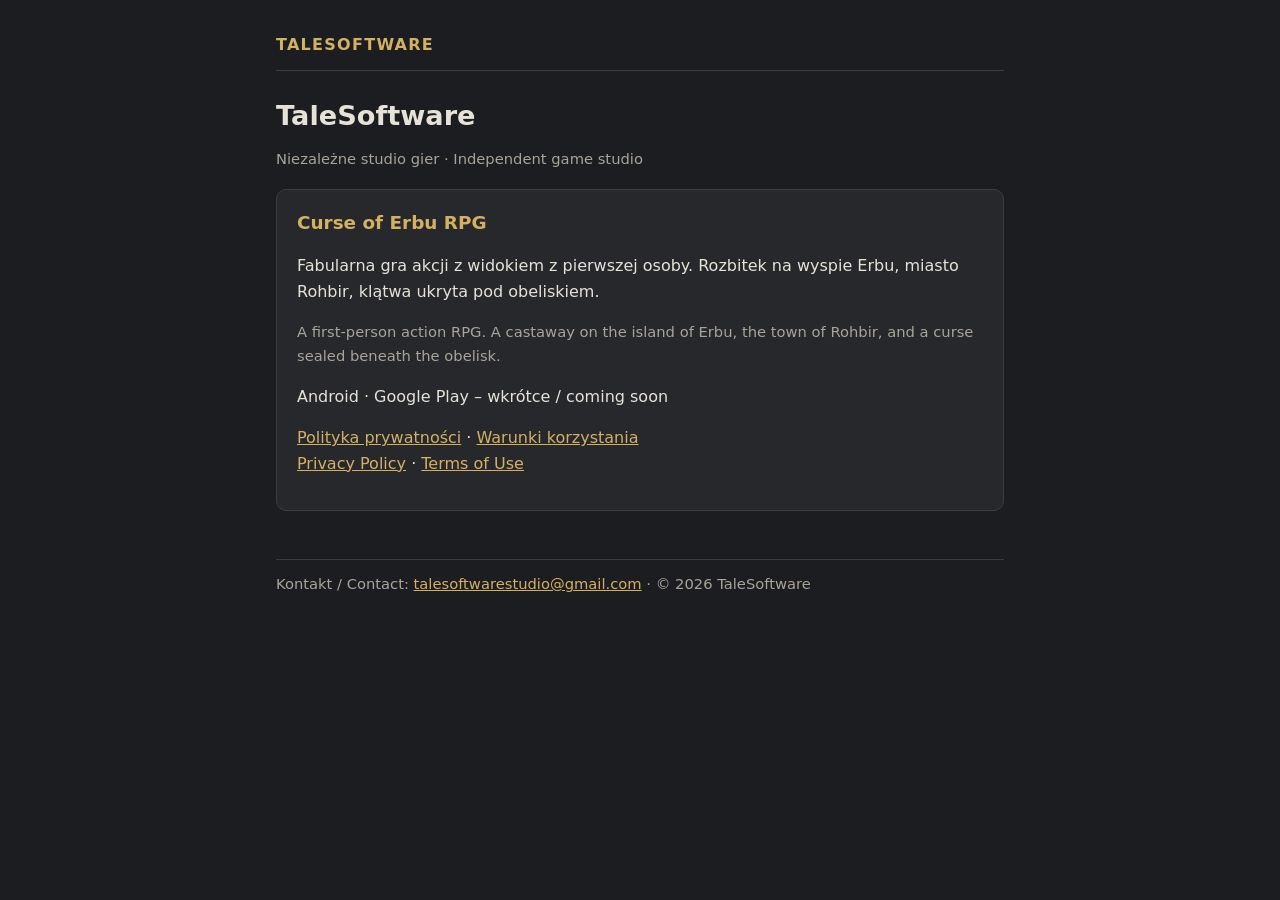
<file: index.html>
<!doctype html>
<html lang="pl">
<head>
<meta charset="utf-8">
<meta name="viewport" content="width=device-width, initial-scale=1">
<title>TaleSoftware</title>
<meta name="description" content="TaleSoftware – niezależne studio gier. Curse of Erbu RPG.">
<link rel="stylesheet" href="style.css">
</head>
<body>
<main>
<header class="top">
  <a class="brand" href="./">TALESOFTWARE</a>
</header>

<h1>TaleSoftware</h1>
<p class="muted">Niezależne studio gier · Independent game studio</p>

<section class="card">
  <h2>Curse of Erbu RPG</h2>
  <p>Fabularna gra akcji z widokiem z pierwszej osoby. Rozbitek na wyspie Erbu, miasto Rohbir, klątwa ukryta pod obeliskiem.</p>
  <p class="muted">A first-person action RPG. A castaway on the island of Erbu, the town of Rohbir, and a curse sealed beneath the obelisk.</p>
  <p>Android · Google Play – wkrótce / coming soon</p>
  <p>
    <a href="erbu/prywatnosc.html">Polityka prywatności</a> ·
    <a href="erbu/warunki.html">Warunki korzystania</a><br>
    <a href="erbu/privacy.html">Privacy Policy</a> ·
    <a href="erbu/terms.html">Terms of Use</a>
  </p>
</section>

<footer class="muted">Kontakt / Contact: <a href="mailto:talesoftwarestudio@gmail.com">talesoftwarestudio@gmail.com</a> · © 2026 TaleSoftware</footer>
</main>
</body>
</html>
</file>
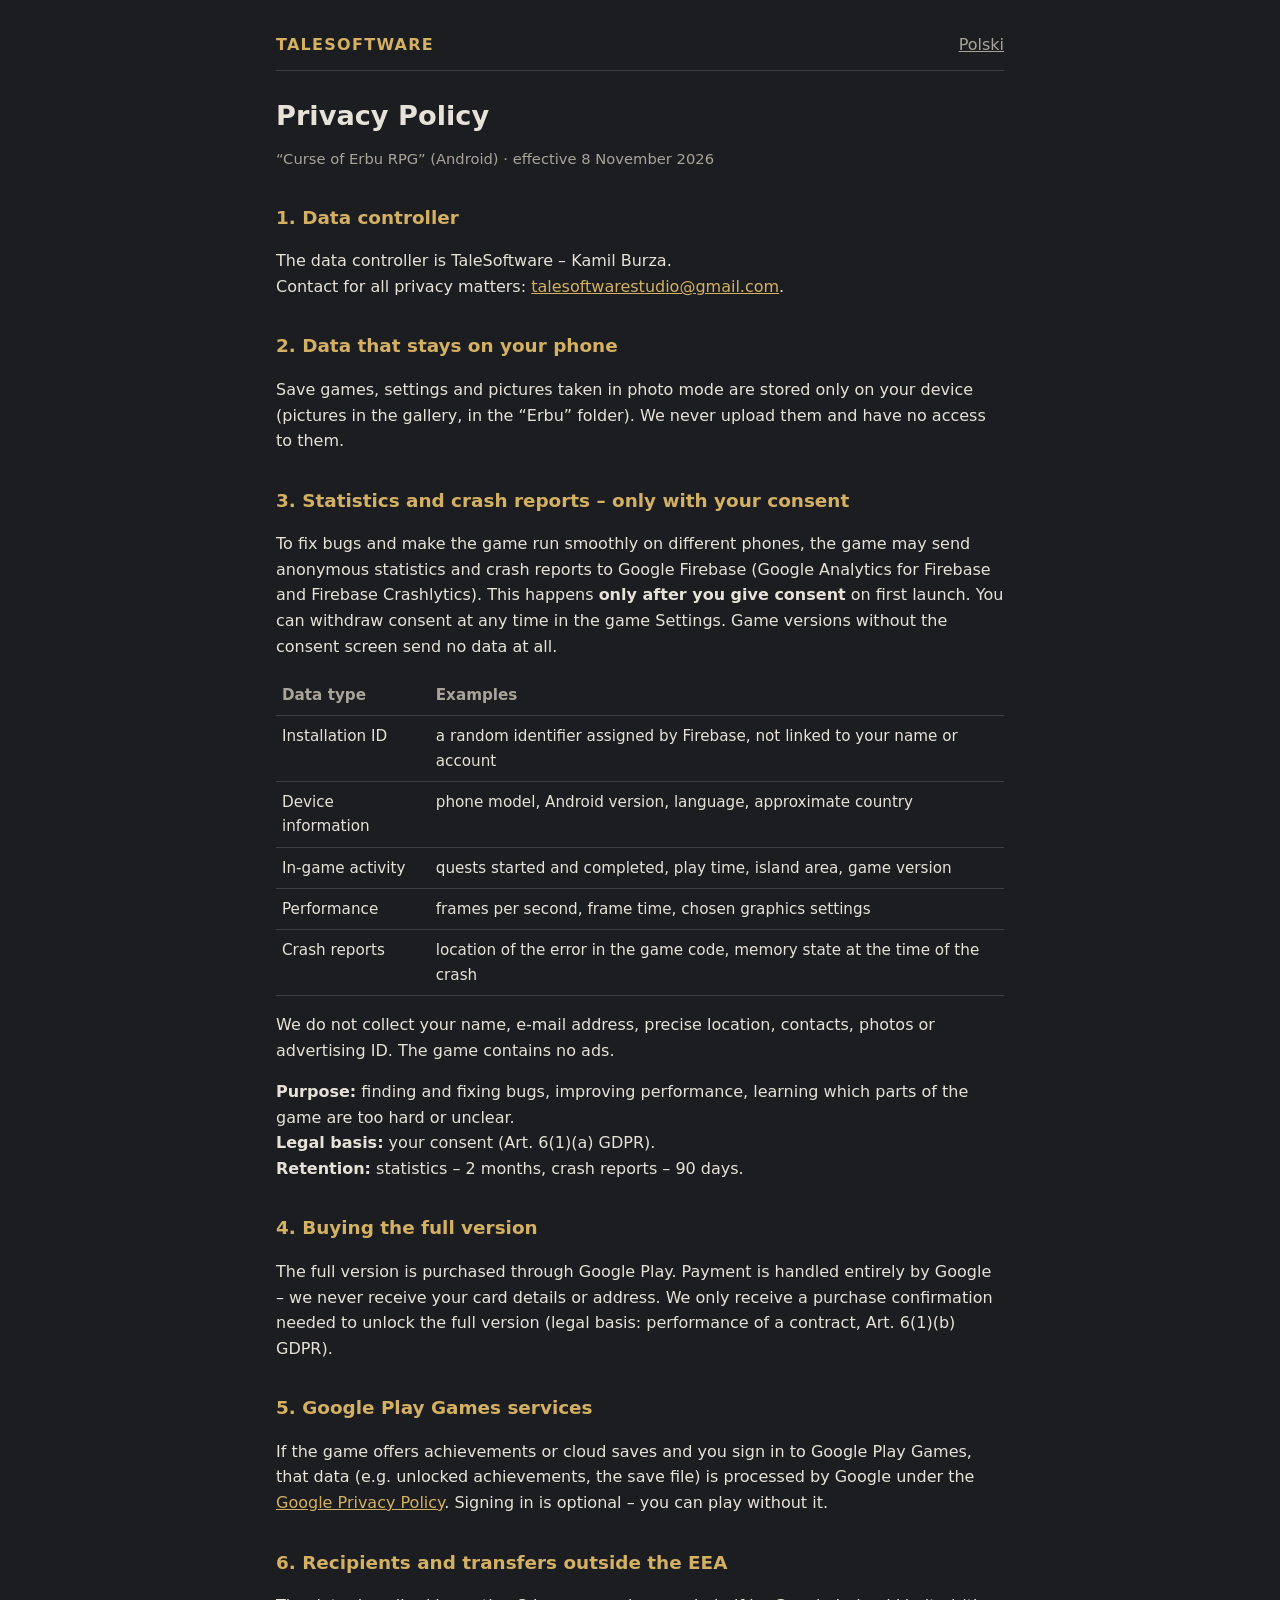
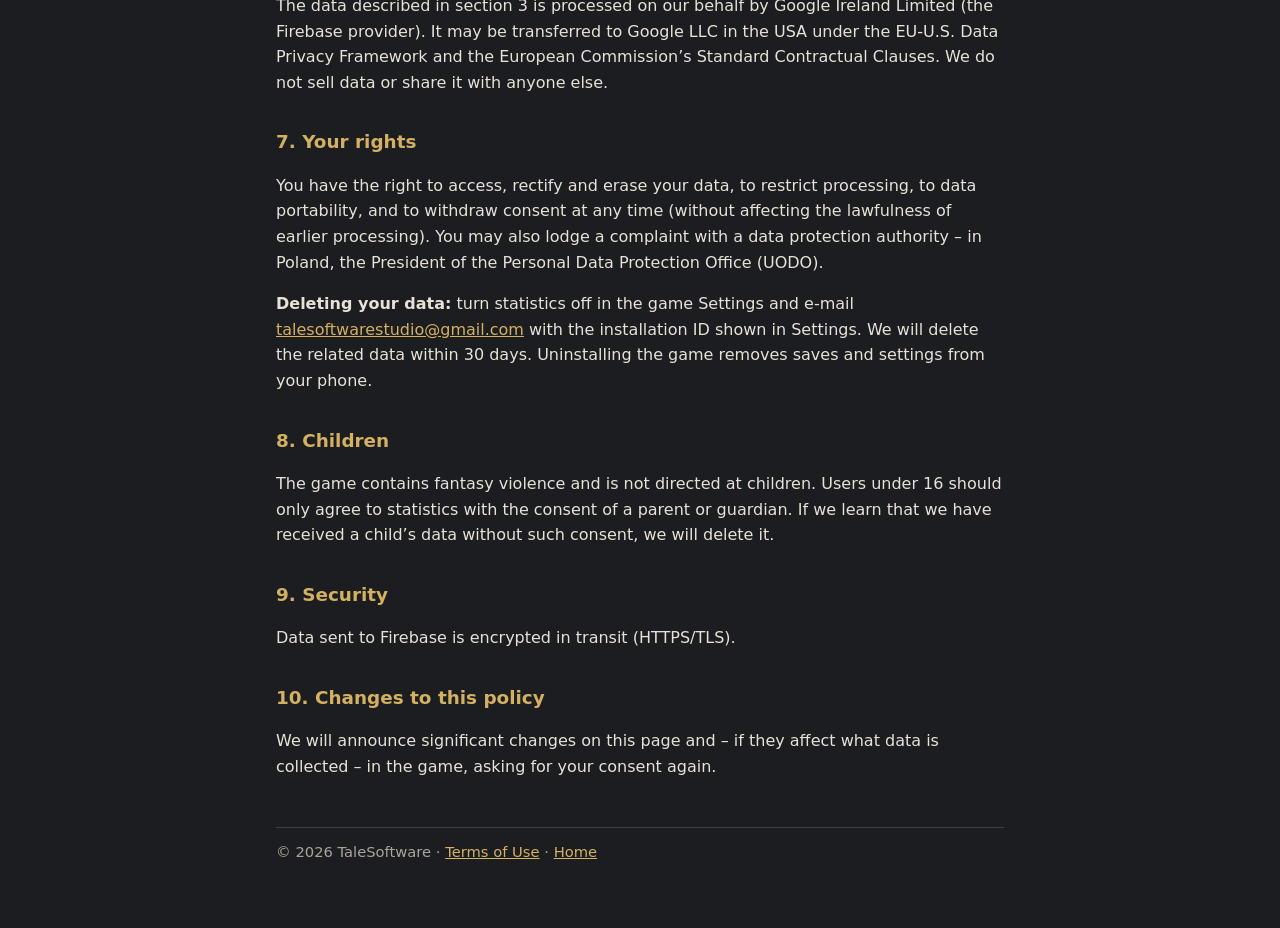
<file: erbu/privacy.html>
<!doctype html>
<html lang="en">
<head>
<meta charset="utf-8">
<meta name="viewport" content="width=device-width, initial-scale=1">
<title>Privacy Policy – Curse of Erbu RPG</title>
<link rel="stylesheet" href="../style.css">
</head>
<body>
<main>
<header class="top">
  <a class="brand" href="../">TALESOFTWARE</a>
  <nav class="lang"><a href="prywatnosc.html">Polski</a></nav>
</header>

<h1>Privacy Policy</h1>
<p class="muted">“Curse of Erbu RPG” (Android) · effective 8 November 2026</p>

<h2>1. Data controller</h2>
<p>The data controller is TaleSoftware – Kamil Burza.<br>
Contact for all privacy matters: <a href="mailto:talesoftwarestudio@gmail.com">talesoftwarestudio@gmail.com</a>.</p>

<h2>2. Data that stays on your phone</h2>
<p>Save games, settings and pictures taken in photo mode are stored only on your device (pictures in the gallery, in the “Erbu” folder). We never upload them and have no access to them.</p>

<h2>3. Statistics and crash reports – only with your consent</h2>
<p>To fix bugs and make the game run smoothly on different phones, the game may send anonymous statistics and crash reports to Google Firebase (Google Analytics for Firebase and Firebase Crashlytics). This happens <strong>only after you give consent</strong> on first launch. You can withdraw consent at any time in the game Settings. Game versions without the consent screen send no data at all.</p>
<table>
  <thead><tr><th>Data type</th><th>Examples</th></tr></thead>
  <tbody>
    <tr><td>Installation ID</td><td>a random identifier assigned by Firebase, not linked to your name or account</td></tr>
    <tr><td>Device information</td><td>phone model, Android version, language, approximate country</td></tr>
    <tr><td>In-game activity</td><td>quests started and completed, play time, island area, game version</td></tr>
    <tr><td>Performance</td><td>frames per second, frame time, chosen graphics settings</td></tr>
    <tr><td>Crash reports</td><td>location of the error in the game code, memory state at the time of the crash</td></tr>
  </tbody>
</table>
<p>We do not collect your name, e-mail address, precise location, contacts, photos or advertising ID. The game contains no ads.</p>
<p><strong>Purpose:</strong> finding and fixing bugs, improving performance, learning which parts of the game are too hard or unclear.<br>
<strong>Legal basis:</strong> your consent (Art. 6(1)(a) GDPR).<br>
<strong>Retention:</strong> statistics – 2 months, crash reports – 90 days.</p>

<h2>4. Buying the full version</h2>
<p>The full version is purchased through Google Play. Payment is handled entirely by Google – we never receive your card details or address. We only receive a purchase confirmation needed to unlock the full version (legal basis: performance of a contract, Art. 6(1)(b) GDPR).</p>

<h2>5. Google Play Games services</h2>
<p>If the game offers achievements or cloud saves and you sign in to Google Play Games, that data (e.g. unlocked achievements, the save file) is processed by Google under the <a href="https://policies.google.com/privacy">Google Privacy Policy</a>. Signing in is optional – you can play without it.</p>

<h2>6. Recipients and transfers outside the EEA</h2>
<p>The data described in section 3 is processed on our behalf by Google Ireland Limited (the Firebase provider). It may be transferred to Google LLC in the USA under the EU-U.S. Data Privacy Framework and the European Commission’s Standard Contractual Clauses. We do not sell data or share it with anyone else.</p>

<h2>7. Your rights</h2>
<p>You have the right to access, rectify and erase your data, to restrict processing, to data portability, and to withdraw consent at any time (without affecting the lawfulness of earlier processing). You may also lodge a complaint with a data protection authority – in Poland, the President of the Personal Data Protection Office (UODO).</p>
<p><strong>Deleting your data:</strong> turn statistics off in the game Settings and e-mail <a href="mailto:talesoftwarestudio@gmail.com">talesoftwarestudio@gmail.com</a> with the installation ID shown in Settings. We will delete the related data within 30 days. Uninstalling the game removes saves and settings from your phone.</p>

<h2>8. Children</h2>
<p>The game contains fantasy violence and is not directed at children. Users under 16 should only agree to statistics with the consent of a parent or guardian. If we learn that we have received a child’s data without such consent, we will delete it.</p>

<h2>9. Security</h2>
<p>Data sent to Firebase is encrypted in transit (HTTPS/TLS).</p>

<h2>10. Changes to this policy</h2>
<p>We will announce significant changes on this page and – if they affect what data is collected – in the game, asking for your consent again.</p>

<footer class="muted">© 2026 TaleSoftware · <a href="terms.html">Terms of Use</a> · <a href="../">Home</a></footer>
</main>
</body>
</html>
</file>
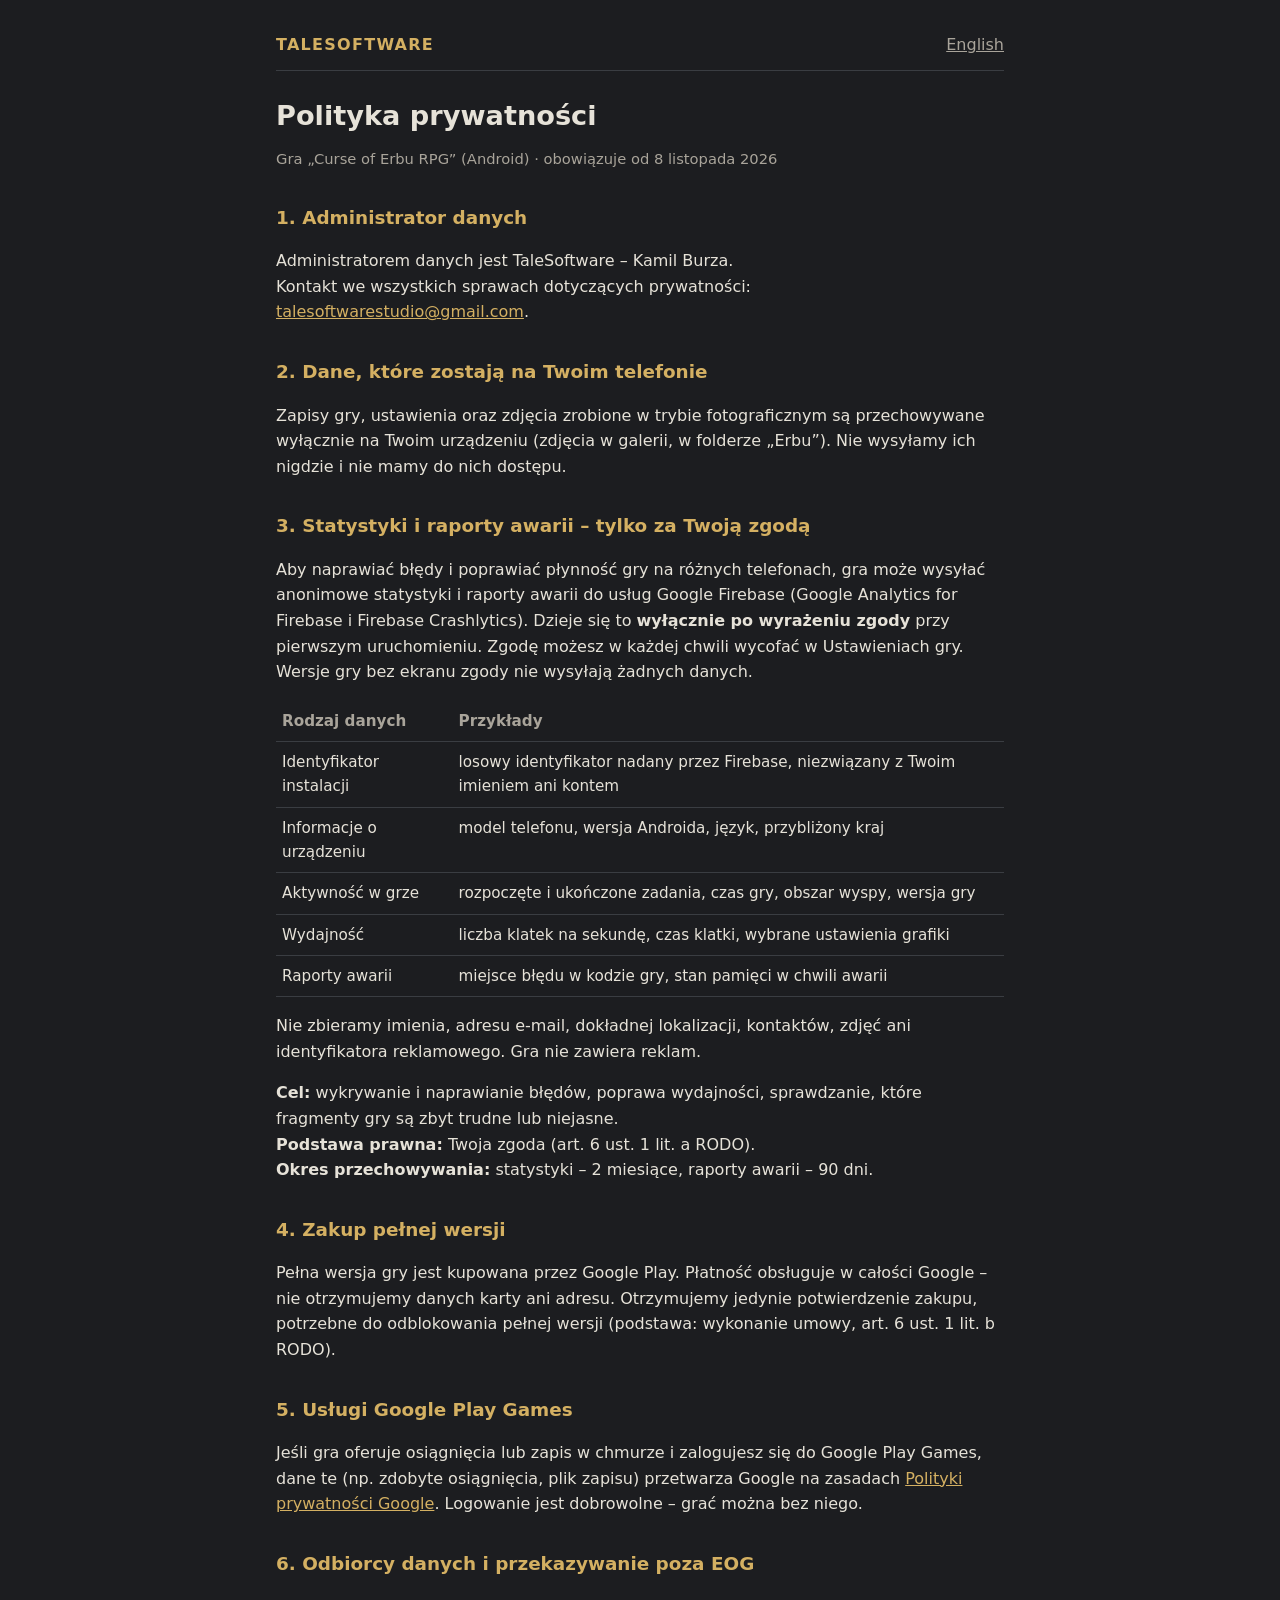
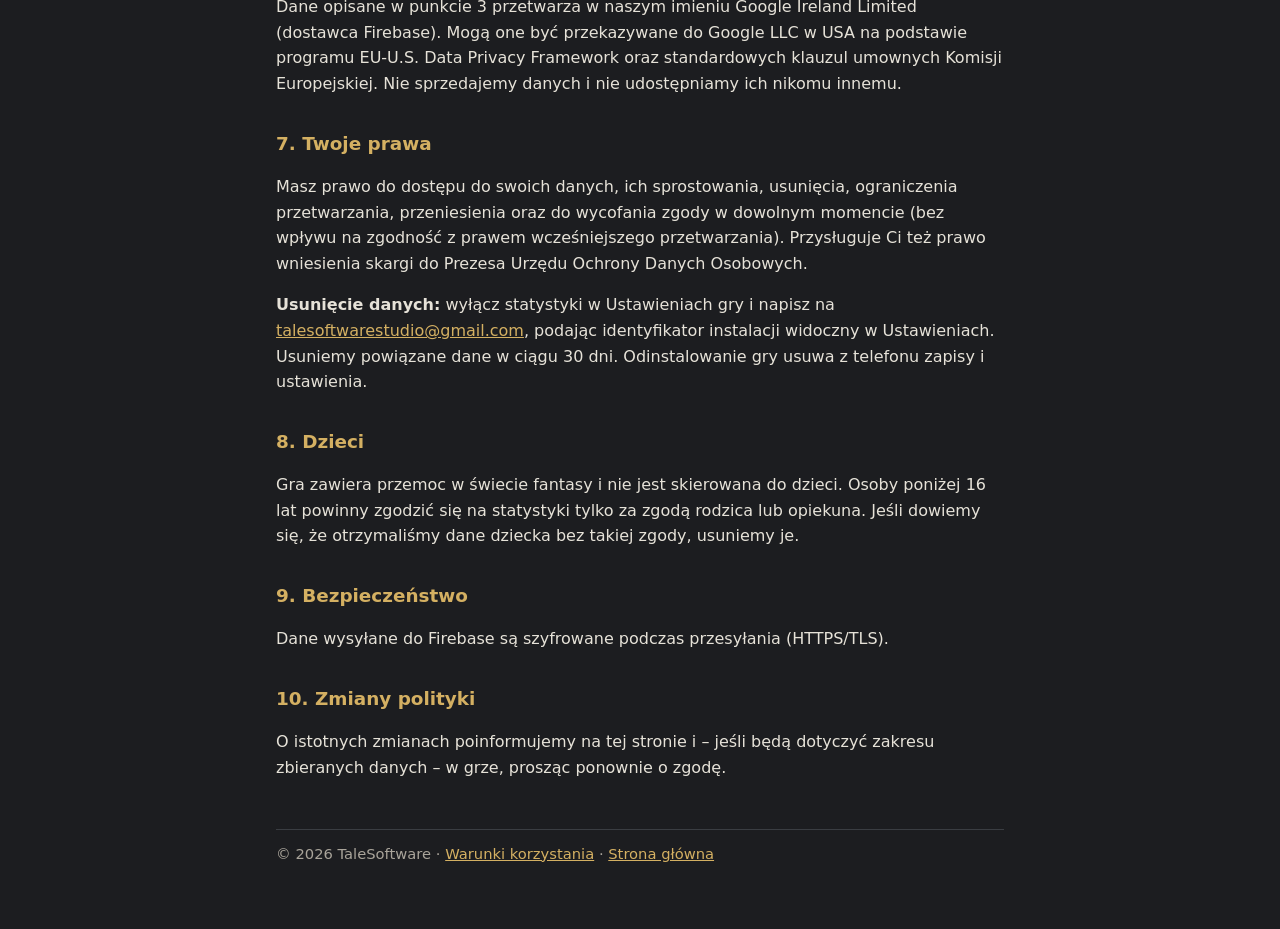
<file: erbu/prywatnosc.html>
<!doctype html>
<html lang="pl">
<head>
<meta charset="utf-8">
<meta name="viewport" content="width=device-width, initial-scale=1">
<title>Polityka prywatności – Curse of Erbu RPG</title>
<link rel="stylesheet" href="../style.css">
</head>
<body>
<main>
<header class="top">
  <a class="brand" href="../">TALESOFTWARE</a>
  <nav class="lang"><a href="privacy.html">English</a></nav>
</header>

<h1>Polityka prywatności</h1>
<p class="muted">Gra „Curse of Erbu RPG” (Android) · obowiązuje od 8 listopada 2026</p>

<h2>1. Administrator danych</h2>
<p>Administratorem danych jest TaleSoftware – Kamil Burza.<br>
Kontakt we wszystkich sprawach dotyczących prywatności: <a href="mailto:talesoftwarestudio@gmail.com">talesoftwarestudio@gmail.com</a>.</p>

<h2>2. Dane, które zostają na Twoim telefonie</h2>
<p>Zapisy gry, ustawienia oraz zdjęcia zrobione w trybie fotograficznym są przechowywane wyłącznie na Twoim urządzeniu (zdjęcia w galerii, w folderze „Erbu”). Nie wysyłamy ich nigdzie i nie mamy do nich dostępu.</p>

<h2>3. Statystyki i raporty awarii – tylko za Twoją zgodą</h2>
<p>Aby naprawiać błędy i poprawiać płynność gry na różnych telefonach, gra może wysyłać anonimowe statystyki i raporty awarii do usług Google Firebase (Google Analytics for Firebase i Firebase Crashlytics). Dzieje się to <strong>wyłącznie po wyrażeniu zgody</strong> przy pierwszym uruchomieniu. Zgodę możesz w każdej chwili wycofać w Ustawieniach gry. Wersje gry bez ekranu zgody nie wysyłają żadnych danych.</p>
<table>
  <thead><tr><th>Rodzaj danych</th><th>Przykłady</th></tr></thead>
  <tbody>
    <tr><td>Identyfikator instalacji</td><td>losowy identyfikator nadany przez Firebase, niezwiązany z Twoim imieniem ani kontem</td></tr>
    <tr><td>Informacje o urządzeniu</td><td>model telefonu, wersja Androida, język, przybliżony kraj</td></tr>
    <tr><td>Aktywność w grze</td><td>rozpoczęte i ukończone zadania, czas gry, obszar wyspy, wersja gry</td></tr>
    <tr><td>Wydajność</td><td>liczba klatek na sekundę, czas klatki, wybrane ustawienia grafiki</td></tr>
    <tr><td>Raporty awarii</td><td>miejsce błędu w kodzie gry, stan pamięci w chwili awarii</td></tr>
  </tbody>
</table>
<p>Nie zbieramy imienia, adresu e-mail, dokładnej lokalizacji, kontaktów, zdjęć ani identyfikatora reklamowego. Gra nie zawiera reklam.</p>
<p><strong>Cel:</strong> wykrywanie i naprawianie błędów, poprawa wydajności, sprawdzanie, które fragmenty gry są zbyt trudne lub niejasne.<br>
<strong>Podstawa prawna:</strong> Twoja zgoda (art. 6 ust. 1 lit. a RODO).<br>
<strong>Okres przechowywania:</strong> statystyki – 2 miesiące, raporty awarii – 90 dni.</p>

<h2>4. Zakup pełnej wersji</h2>
<p>Pełna wersja gry jest kupowana przez Google Play. Płatność obsługuje w całości Google – nie otrzymujemy danych karty ani adresu. Otrzymujemy jedynie potwierdzenie zakupu, potrzebne do odblokowania pełnej wersji (podstawa: wykonanie umowy, art. 6 ust. 1 lit. b RODO).</p>

<h2>5. Usługi Google Play Games</h2>
<p>Jeśli gra oferuje osiągnięcia lub zapis w chmurze i zalogujesz się do Google Play Games, dane te (np. zdobyte osiągnięcia, plik zapisu) przetwarza Google na zasadach <a href="https://policies.google.com/privacy?hl=pl">Polityki prywatności Google</a>. Logowanie jest dobrowolne – grać można bez niego.</p>

<h2>6. Odbiorcy danych i przekazywanie poza EOG</h2>
<p>Dane opisane w punkcie 3 przetwarza w naszym imieniu Google Ireland Limited (dostawca Firebase). Mogą one być przekazywane do Google LLC w USA na podstawie programu EU-U.S. Data Privacy Framework oraz standardowych klauzul umownych Komisji Europejskiej. Nie sprzedajemy danych i nie udostępniamy ich nikomu innemu.</p>

<h2>7. Twoje prawa</h2>
<p>Masz prawo do dostępu do swoich danych, ich sprostowania, usunięcia, ograniczenia przetwarzania, przeniesienia oraz do wycofania zgody w dowolnym momencie (bez wpływu na zgodność z prawem wcześniejszego przetwarzania). Przysługuje Ci też prawo wniesienia skargi do Prezesa Urzędu Ochrony Danych Osobowych.</p>
<p><strong>Usunięcie danych:</strong> wyłącz statystyki w Ustawieniach gry i napisz na <a href="mailto:talesoftwarestudio@gmail.com">talesoftwarestudio@gmail.com</a>, podając identyfikator instalacji widoczny w Ustawieniach. Usuniemy powiązane dane w ciągu 30 dni. Odinstalowanie gry usuwa z telefonu zapisy i ustawienia.</p>

<h2>8. Dzieci</h2>
<p>Gra zawiera przemoc w świecie fantasy i nie jest skierowana do dzieci. Osoby poniżej 16 lat powinny zgodzić się na statystyki tylko za zgodą rodzica lub opiekuna. Jeśli dowiemy się, że otrzymaliśmy dane dziecka bez takiej zgody, usuniemy je.</p>

<h2>9. Bezpieczeństwo</h2>
<p>Dane wysyłane do Firebase są szyfrowane podczas przesyłania (HTTPS/TLS).</p>

<h2>10. Zmiany polityki</h2>
<p>O istotnych zmianach poinformujemy na tej stronie i – jeśli będą dotyczyć zakresu zbieranych danych – w grze, prosząc ponownie o zgodę.</p>

<footer class="muted">© 2026 TaleSoftware · <a href="warunki.html">Warunki korzystania</a> · <a href="../">Strona główna</a></footer>
</main>
</body>
</html>
</file>
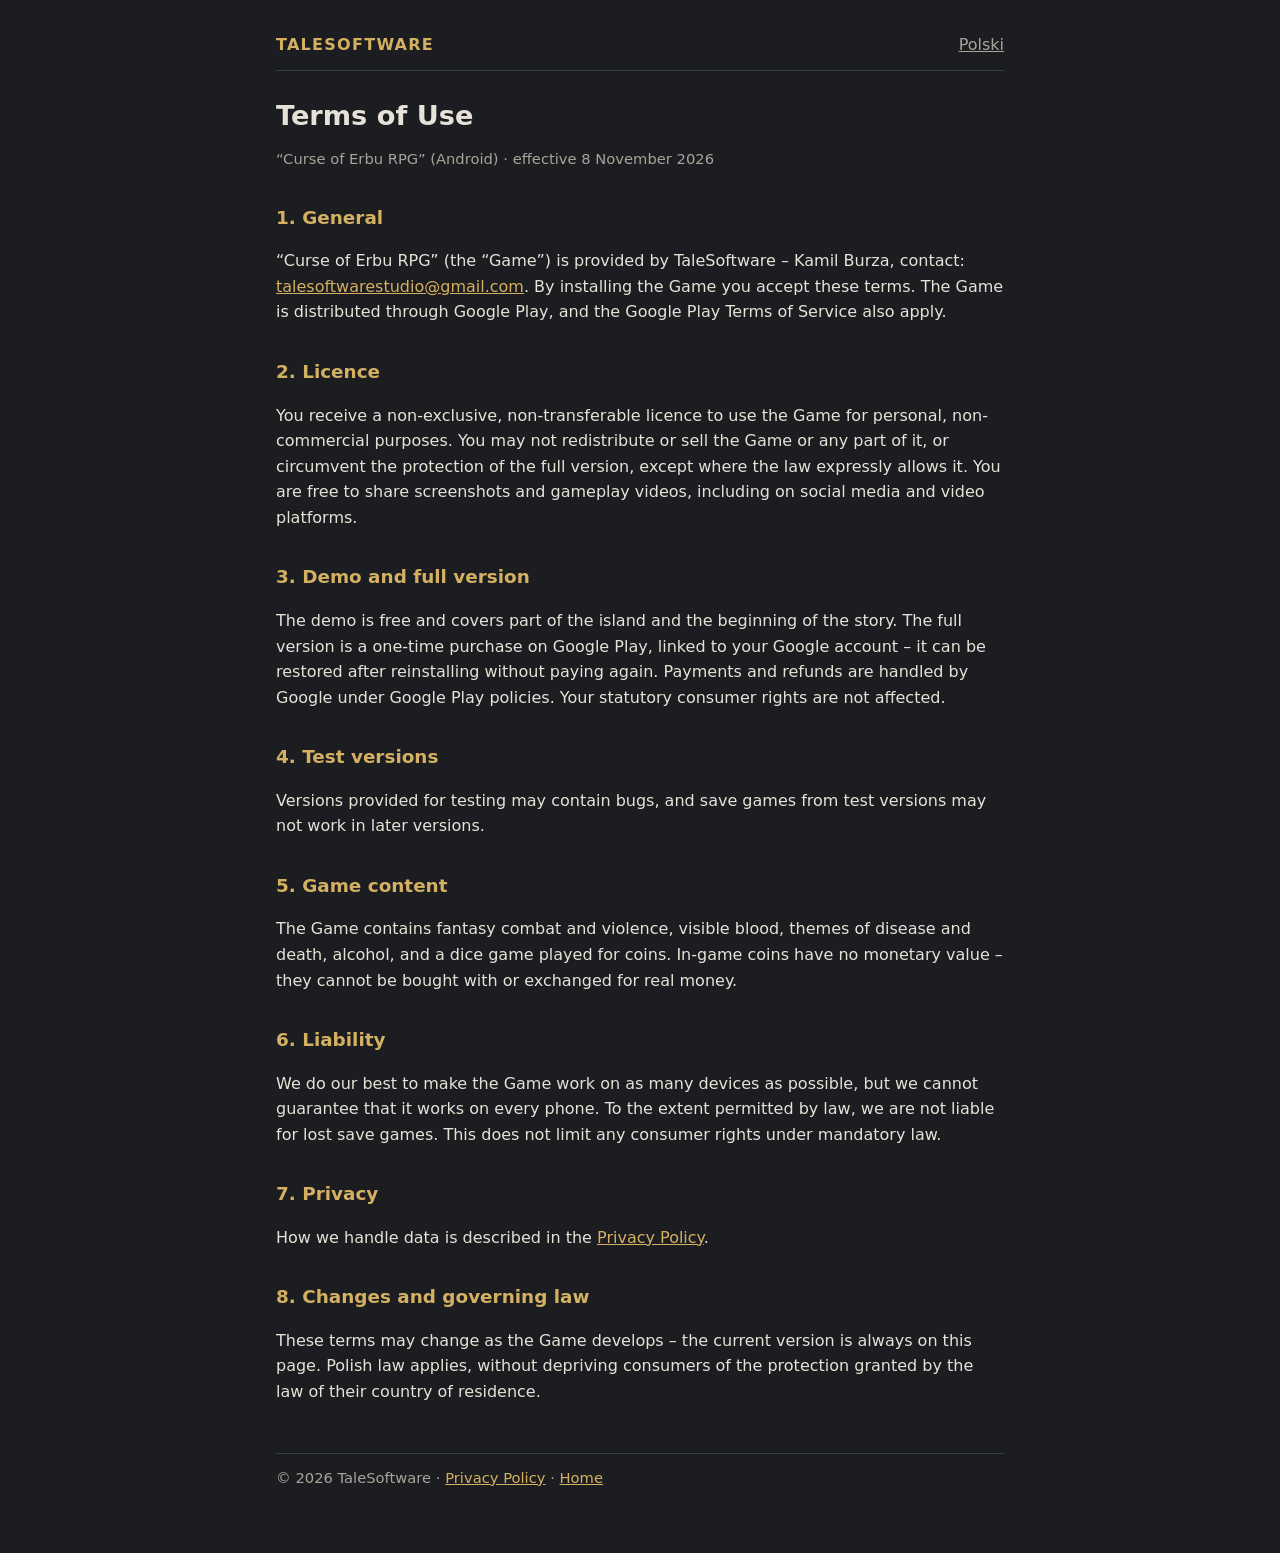
<file: erbu/terms.html>
<!doctype html>
<html lang="en">
<head>
<meta charset="utf-8">
<meta name="viewport" content="width=device-width, initial-scale=1">
<title>Terms of Use – Curse of Erbu RPG</title>
<link rel="stylesheet" href="../style.css">
</head>
<body>
<main>
<header class="top">
  <a class="brand" href="../">TALESOFTWARE</a>
  <nav class="lang"><a href="warunki.html">Polski</a></nav>
</header>

<h1>Terms of Use</h1>
<p class="muted">“Curse of Erbu RPG” (Android) · effective 8 November 2026</p>

<h2>1. General</h2>
<p>“Curse of Erbu RPG” (the “Game”) is provided by TaleSoftware – Kamil Burza, contact: <a href="mailto:talesoftwarestudio@gmail.com">talesoftwarestudio@gmail.com</a>. By installing the Game you accept these terms. The Game is distributed through Google Play, and the Google Play Terms of Service also apply.</p>

<h2>2. Licence</h2>
<p>You receive a non-exclusive, non-transferable licence to use the Game for personal, non-commercial purposes. You may not redistribute or sell the Game or any part of it, or circumvent the protection of the full version, except where the law expressly allows it. You are free to share screenshots and gameplay videos, including on social media and video platforms.</p>

<h2>3. Demo and full version</h2>
<p>The demo is free and covers part of the island and the beginning of the story. The full version is a one-time purchase on Google Play, linked to your Google account – it can be restored after reinstalling without paying again. Payments and refunds are handled by Google under Google Play policies. Your statutory consumer rights are not affected.</p>

<h2>4. Test versions</h2>
<p>Versions provided for testing may contain bugs, and save games from test versions may not work in later versions.</p>

<h2>5. Game content</h2>
<p>The Game contains fantasy combat and violence, visible blood, themes of disease and death, alcohol, and a dice game played for coins. In-game coins have no monetary value – they cannot be bought with or exchanged for real money.</p>

<h2>6. Liability</h2>
<p>We do our best to make the Game work on as many devices as possible, but we cannot guarantee that it works on every phone. To the extent permitted by law, we are not liable for lost save games. This does not limit any consumer rights under mandatory law.</p>

<h2>7. Privacy</h2>
<p>How we handle data is described in the <a href="privacy.html">Privacy Policy</a>.</p>

<h2>8. Changes and governing law</h2>
<p>These terms may change as the Game develops – the current version is always on this page. Polish law applies, without depriving consumers of the protection granted by the law of their country of residence.</p>

<footer class="muted">© 2026 TaleSoftware · <a href="privacy.html">Privacy Policy</a> · <a href="../">Home</a></footer>
</main>
</body>
</html>
</file>
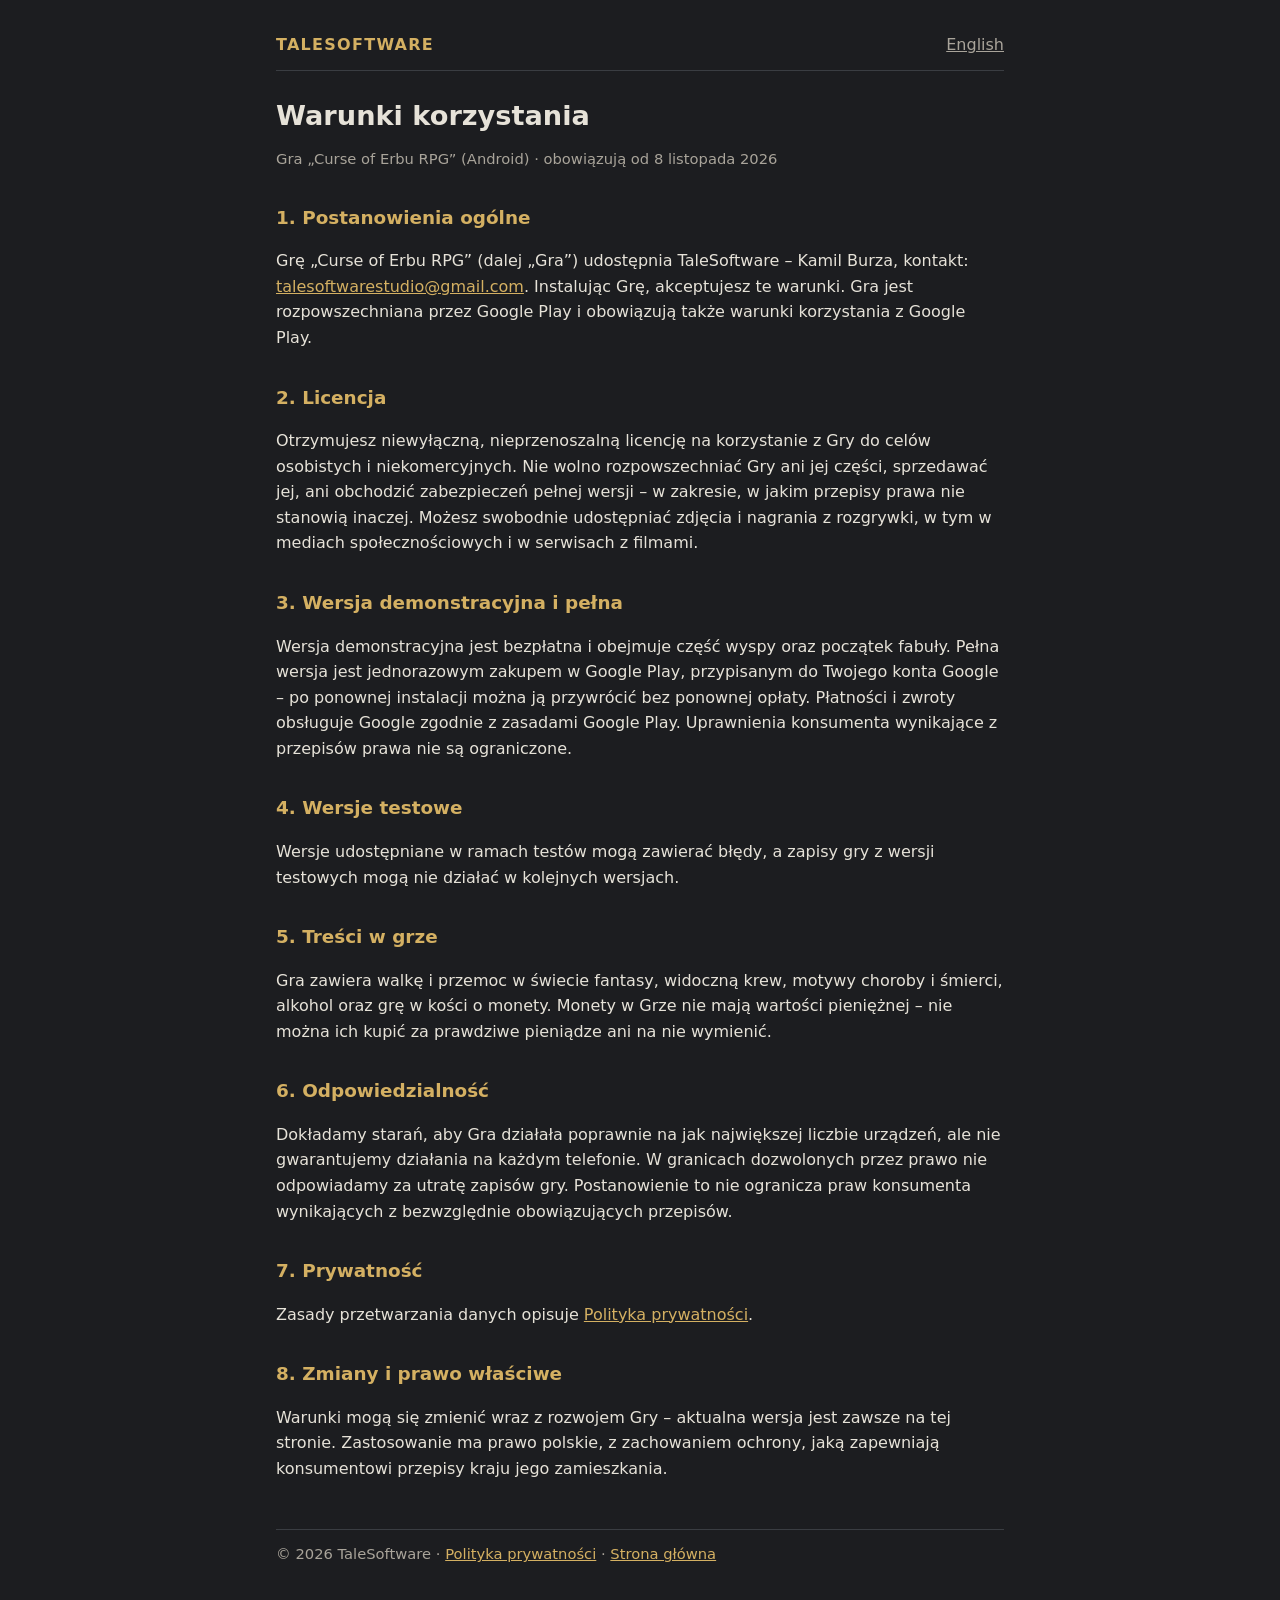
<file: erbu/warunki.html>
<!doctype html>
<html lang="pl">
<head>
<meta charset="utf-8">
<meta name="viewport" content="width=device-width, initial-scale=1">
<title>Warunki korzystania – Curse of Erbu RPG</title>
<link rel="stylesheet" href="../style.css">
</head>
<body>
<main>
<header class="top">
  <a class="brand" href="../">TALESOFTWARE</a>
  <nav class="lang"><a href="terms.html">English</a></nav>
</header>

<h1>Warunki korzystania</h1>
<p class="muted">Gra „Curse of Erbu RPG” (Android) · obowiązują od 8 listopada 2026</p>

<h2>1. Postanowienia ogólne</h2>
<p>Grę „Curse of Erbu RPG” (dalej „Gra”) udostępnia TaleSoftware – Kamil Burza, kontakt: <a href="mailto:talesoftwarestudio@gmail.com">talesoftwarestudio@gmail.com</a>. Instalując Grę, akceptujesz te warunki. Gra jest rozpowszechniana przez Google Play i obowiązują także warunki korzystania z Google Play.</p>

<h2>2. Licencja</h2>
<p>Otrzymujesz niewyłączną, nieprzenoszalną licencję na korzystanie z Gry do celów osobistych i niekomercyjnych. Nie wolno rozpowszechniać Gry ani jej części, sprzedawać jej, ani obchodzić zabezpieczeń pełnej wersji – w zakresie, w jakim przepisy prawa nie stanowią inaczej. Możesz swobodnie udostępniać zdjęcia i nagrania z rozgrywki, w tym w mediach społecznościowych i w serwisach z filmami.</p>

<h2>3. Wersja demonstracyjna i pełna</h2>
<p>Wersja demonstracyjna jest bezpłatna i obejmuje część wyspy oraz początek fabuły. Pełna wersja jest jednorazowym zakupem w Google Play, przypisanym do Twojego konta Google – po ponownej instalacji można ją przywrócić bez ponownej opłaty. Płatności i zwroty obsługuje Google zgodnie z zasadami Google Play. Uprawnienia konsumenta wynikające z przepisów prawa nie są ograniczone.</p>

<h2>4. Wersje testowe</h2>
<p>Wersje udostępniane w ramach testów mogą zawierać błędy, a zapisy gry z wersji testowych mogą nie działać w kolejnych wersjach.</p>

<h2>5. Treści w grze</h2>
<p>Gra zawiera walkę i przemoc w świecie fantasy, widoczną krew, motywy choroby i śmierci, alkohol oraz grę w kości o monety. Monety w Grze nie mają wartości pieniężnej – nie można ich kupić za prawdziwe pieniądze ani na nie wymienić.</p>

<h2>6. Odpowiedzialność</h2>
<p>Dokładamy starań, aby Gra działała poprawnie na jak największej liczbie urządzeń, ale nie gwarantujemy działania na każdym telefonie. W granicach dozwolonych przez prawo nie odpowiadamy za utratę zapisów gry. Postanowienie to nie ogranicza praw konsumenta wynikających z bezwzględnie obowiązujących przepisów.</p>

<h2>7. Prywatność</h2>
<p>Zasady przetwarzania danych opisuje <a href="prywatnosc.html">Polityka prywatności</a>.</p>

<h2>8. Zmiany i prawo właściwe</h2>
<p>Warunki mogą się zmienić wraz z rozwojem Gry – aktualna wersja jest zawsze na tej stronie. Zastosowanie ma prawo polskie, z zachowaniem ochrony, jaką zapewniają konsumentowi przepisy kraju jego zamieszkania.</p>

<footer class="muted">© 2026 TaleSoftware · <a href="prywatnosc.html">Polityka prywatności</a> · <a href="../">Strona główna</a></footer>
</main>
</body>
</html>
</file>
<file: style.css>
:root {
  --bg: #1c1d20;
  --panel: #26282c;
  --text: #e6e2d8;
  --muted: #a9a49a;
  --gold: #d4b062;
  --line: #3a3d42;
}
* { box-sizing: border-box; }
html { -webkit-text-size-adjust: 100%; }
body {
  margin: 0;
  background: var(--bg);
  color: var(--text);
  font: 16px/1.6 system-ui, -apple-system, "Segoe UI", Roboto, sans-serif;
}
main { max-width: 760px; margin: 0 auto; padding: 32px 16px 64px; }
header.top {
  display: flex; justify-content: space-between; align-items: baseline; gap: 12px;
  border-bottom: 1px solid var(--line); padding-bottom: 12px; margin-bottom: 28px;
}
header.top a.brand { color: var(--gold); font-weight: 700; letter-spacing: .08em; text-decoration: none; }
nav.lang a { color: var(--muted); margin-left: 12px; }
h1 { font-size: 1.7rem; line-height: 1.25; margin: 0 0 6px; }
h2 { font-size: 1.15rem; color: var(--gold); margin: 32px 0 8px; }
p, li { color: var(--text); }
.muted { color: var(--muted); font-size: .92rem; }
a { color: var(--gold); }
ul { padding-left: 1.2em; }
.card {
  background: var(--panel); border: 1px solid var(--line); border-radius: 10px;
  padding: 18px 20px; margin: 18px 0;
}
.card h2 { margin-top: 0; }
table { width: 100%; border-collapse: collapse; margin: 8px 0; font-size: .95rem; }
th, td { text-align: left; vertical-align: top; padding: 8px 6px; border-bottom: 1px solid var(--line); }
th { color: var(--muted); font-weight: 600; }
footer { margin-top: 48px; border-top: 1px solid var(--line); padding-top: 12px; }
@media (max-width: 520px) {
  table, thead, tbody, tr, th, td { display: block; }
  thead { display: none; }
  td { border: 0; padding: 2px 0; }
  tr { border-bottom: 1px solid var(--line); padding: 8px 0; }
  td:first-child { font-weight: 600; color: var(--gold); }
}
</file>
